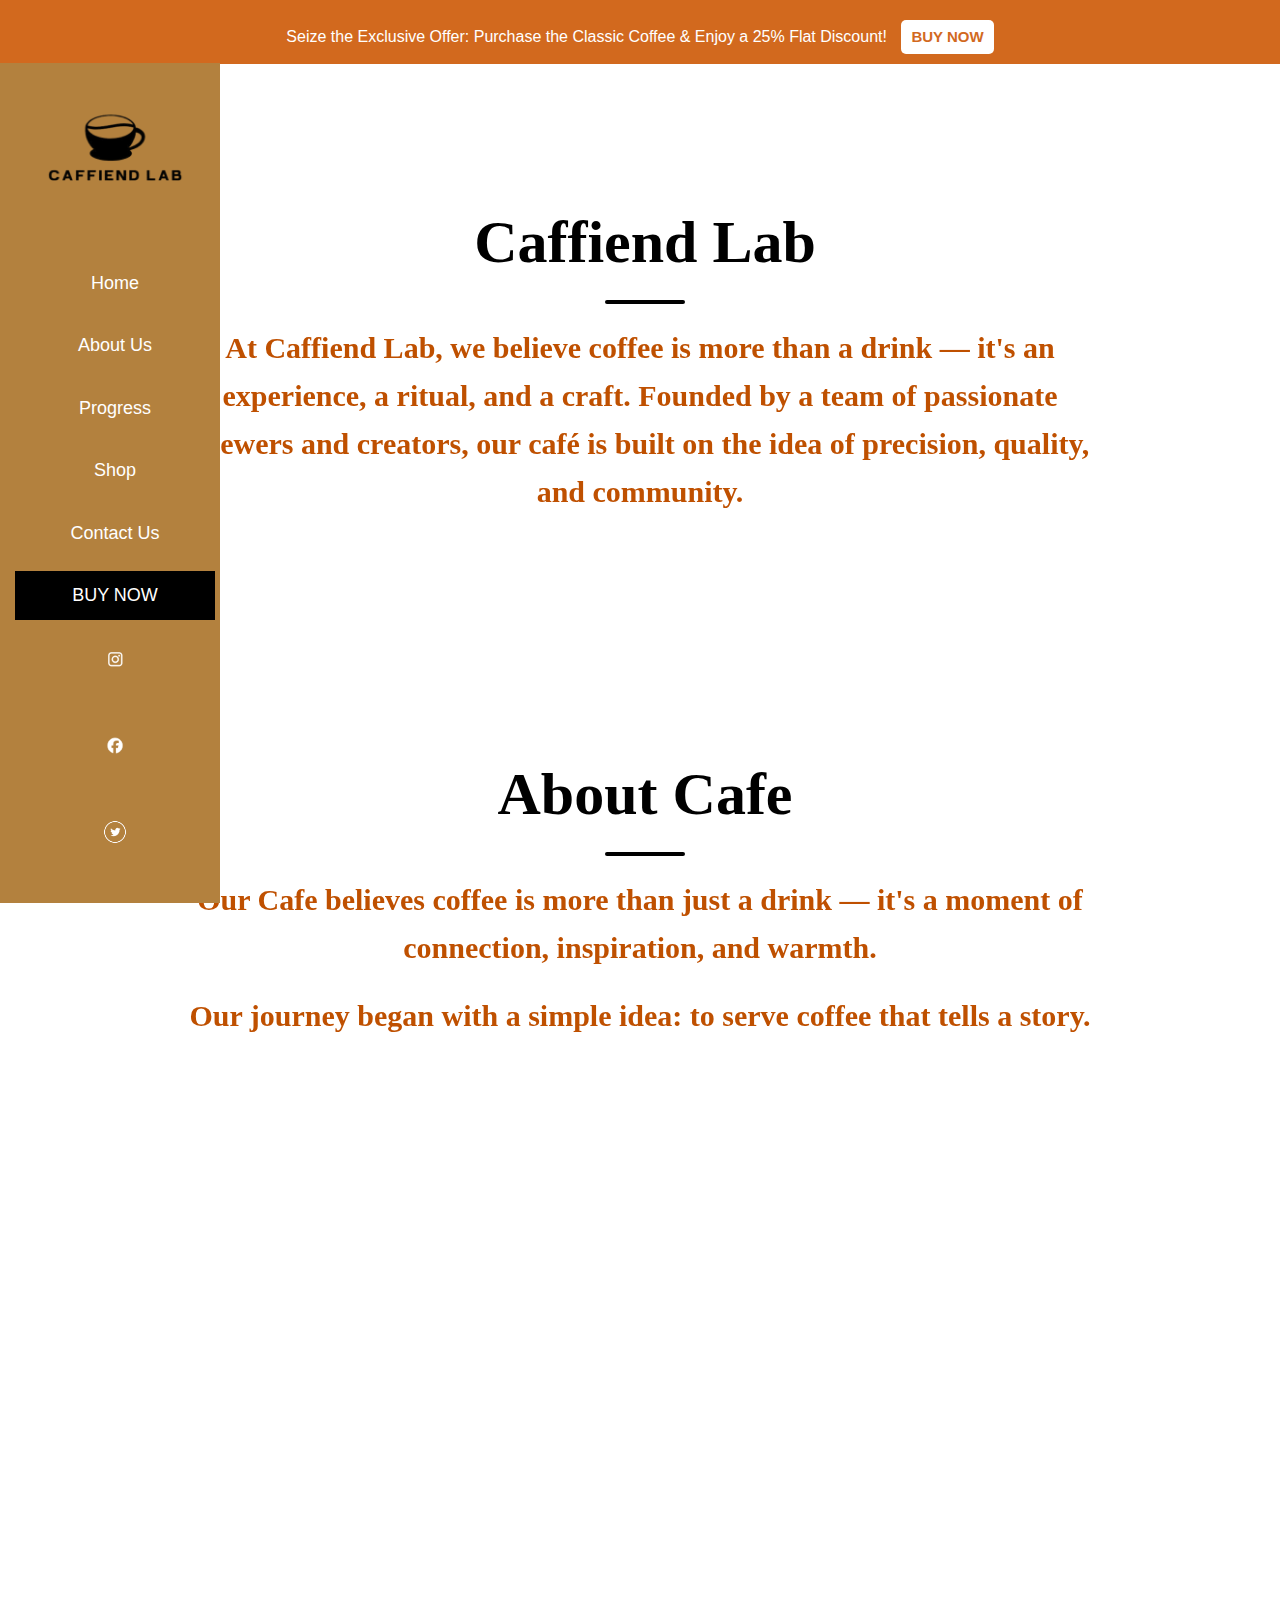
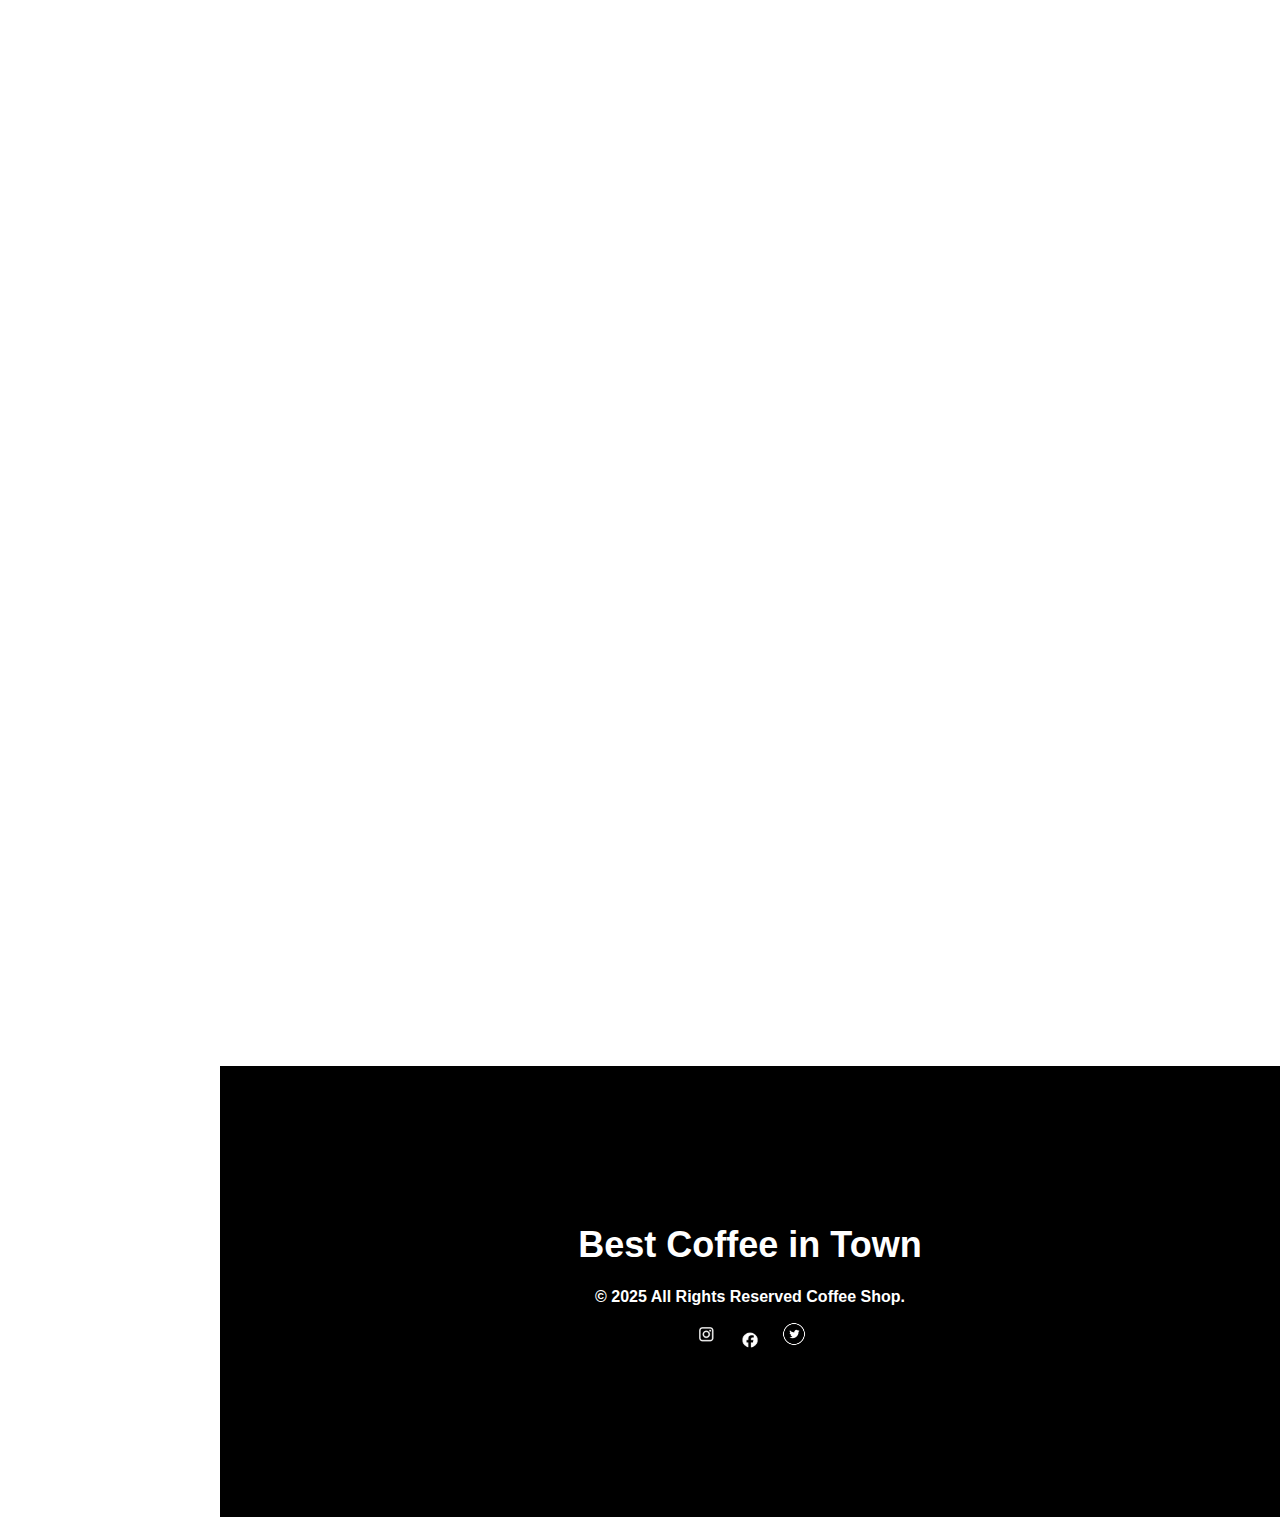
<file: AboutUs.html>
<!DOCTYPE html>
<html lang="en">
  <head>
    <meta charset="UTF-8" />
    <meta name="viewport" content="width=device-width, initial-scale=1.0" />
    <title>Caffiend Lab - About Us</title>
    <link rel="stylesheet" href="styles.css">
    <link rel="stylesheet" href="https://unpkg.com/aos@2.3.4/dist/aos.css" />
    <style>
      * {
        margin: 0;
        padding: 0;
        box-sizing: border-box;
      }

      body {
        font-family: Arial, Helvetica, sans-serif;
        line-height: 1.6;
        background: #fff;
        color: #333;
      }

      .header {
        background-color: chocolate;
        color: white;
        padding: 10px;
        text-align: center;
      }

      .header .btn {
        background: white;
        color: chocolate;
        padding: 5px 10px;
        margin-left: 10px;
        text-decoration: none;
        font-weight: bold;
        border-radius: 5px;
      }

      .navbar {
        display: flex;
        flex-wrap: wrap;
        align-items: center;
        justify-content: space-around;
        background:rgb(179, 129, 62);
        padding: 10px;
        margin-top: -10px;
      }

      .navbar a {
        text-decoration: none;
        margin: 5px;
        color: white;
       
      }

      .navbar img {
        max-width: 100%;
        height: auto;
      }

      .about-section {
        padding: 60px 20px;
      }

      .container {
        max-width: 1000px;
        margin: 0 auto;
        padding: 20px;
        text-align: center;
      }

      .section-title {
        font-size: 60px;
        margin-bottom: 20px;
        color: black;
        position: relative;
      }

      .section-title::after {
        content: "";
        width: 80px;
        height: 4px;
        background-color: black;
        display: block;
        margin: 10px auto;
        border-radius: 2px;
      }

      .about-text {
        font-size: 30px;
        margin: 20px 0;
        color: rgb(191, 80, 0);
        font-weight: bold;
        transition: 0.3s;
      }

      .about-text:hover {
        color: black;
        transform: translateY(-3px);
      }

      footer {
        background: #222;
        color: white;
        padding: 20px;
        text-align: center;
      }

      footer img {
        margin: 10px 5px;
      }

      @media (max-width: 768px) {
        .navbar {
          flex-direction: column;
        }

        .section-title {
          font-size: 2rem;
        }

        .about-text {
          font-size: 1rem;
        }

        .navbar img {
          width: 180px;
        }

        .header p {
          font-size: 0.9rem;
        }
      }

      @media (max-width: 480px) {
        .section-title {
          font-size: 1.7rem;
        }

        .about-text {
          font-size: 0.95rem;
        }

        .header p {
          font-size: 0.85rem;
        }
      }
    </style>
  </head>
  <body>
    <header class="header">
      <p>
        Seize the Exclusive Offer: Purchase the Classic Coffee & Enjoy a 25%
        Flat Discount!
        <a href="shop.html" class="btn">BUY NOW</a>
      </p>
    </header>

    <nav class="navbar">
      <img src="cafe123-removebg-preview.png" alt="Cafe Logo" width="250" />
      <a href="index.html">Home</a>
      <a href="AboutUs.html">About Us</a>
      <a href="progress.html">Progress</a>
      <a href="shop.html">Shop</a>
      <a href="Contact Us.html">Contact Us</a>
      <a href="shop.html" class="btn">BUY NOW</a>
      <a class="link1" href="https://www.instagram.com/"
        ><img src="insta-removebg-preview.png" width="30"
      /></a>
      <a class="link1" href="https://www.facebook.com/"
        ><img src="facebook-removebg-preview.png" width="30"
      /></a>
      <a class="link1" href="https://x.com/"
        ><img src="tw-removebg-preview.png" width="30"
      /></a>
    </nav>

    <!-- About Sections -->
    <section class="about-section" id="about">
      <div class="container" data-aos="fade-up">
        <h1 class="section-title">Caffiend Lab</h1>
        <p class="about-text">
          At Caffiend Lab, we believe coffee is more than a drink — it's an
          experience, a ritual, and a craft. Founded by a team of passionate
          brewers and creators, our café is built on the idea of precision,
          quality, and community.
        </p>
      </div>
    </section>

    <section class="about-section" id="about">
      <div class="container" data-aos="fade-up">
        <h2 class="section-title">About Cafe</h2>
        <p class="about-text">
          Our Cafe believes coffee is more than just a drink — it's a moment of
          connection, inspiration, and warmth.
        </p>
        <p class="about-text">
          Our journey began with a simple idea: to serve coffee that tells a
          story.
        </p>
      </div>
    </section>

    <section class="about-section" id="about">
      <div class="container" data-aos="fade-up">
        <h2 class="section-title">Testimonials</h2>
        <p class="about-text">
          ⭐️ “This café feels like home... It’s a little gem.” — Jessica M.
        </p>
        <p class="about-text">
          🌿 “You can taste the quality in every sip...” — Liam R.
        </p>
        <p class="about-text">
          ☕ “Great vibe, fast Wi-Fi, specialty brews.” — Samantha D.
        </p>
        <p class="about-text">
          🍰 “Croissants better than Paris. Heavenly.” — Thomas L.
        </p>
        <p class="about-text">
          🌇 “Live music, cozy lighting, chill and classy.” — Angela K.
        </p>
      </div>
    </section>

    <section class="about-section" id="about">
      <div class="container" data-aos="fade-up">
        <h2 class="section-title">Prospectus</h2>
        <p class="about-text">
          ☕ At [MRM CAFE], coffee is a ritual and reason to pause.
        </p>
        <p class="about-text">
          🌟 Founded in [Year], a space for people and great coffee.
        </p>
        <p class="about-text">
          🍞 Fresh meals, baked goods, vegan/gluten-free options.
        </p>
        <p class="about-text">
          🪑 Your neighborhood living room — with better coffee.
        </p>
        <p class="about-text">
          🎉 Live music, events, book clubs — community comes alive.
        </p>
        <p class="about-text">
          📍 DHA PHASE 8 | 🕒 MON-SUN 12AM–12PM | 📞 0321-732732 | 📩 mrmcafe@gmail.com
        </p>
      </div>
    </section>

    <footer class="footer">
      <h1>Best Coffee in Town</h1>
      <p>&copy; 2025 All Rights Reserved Coffee Shop.</p>
      <a href="https://www.instagram.com/"
        ><img src="insta-removebg-preview.png" width="30"
      /></a>
      <a href="https://www.facebook.com/"
        ><img src="facebook-removebg-preview.png" width="30"
      /></a>
      <a href="https://x.com/"
        ><img src="tw-removebg-preview.png" width="30"
      /></a>
    </footer>

    <script src="https://unpkg.com/aos@2.3.4/dist/aos.js"></script>
    <script>AOS.init();</script>
  </body>
</html>
</file>
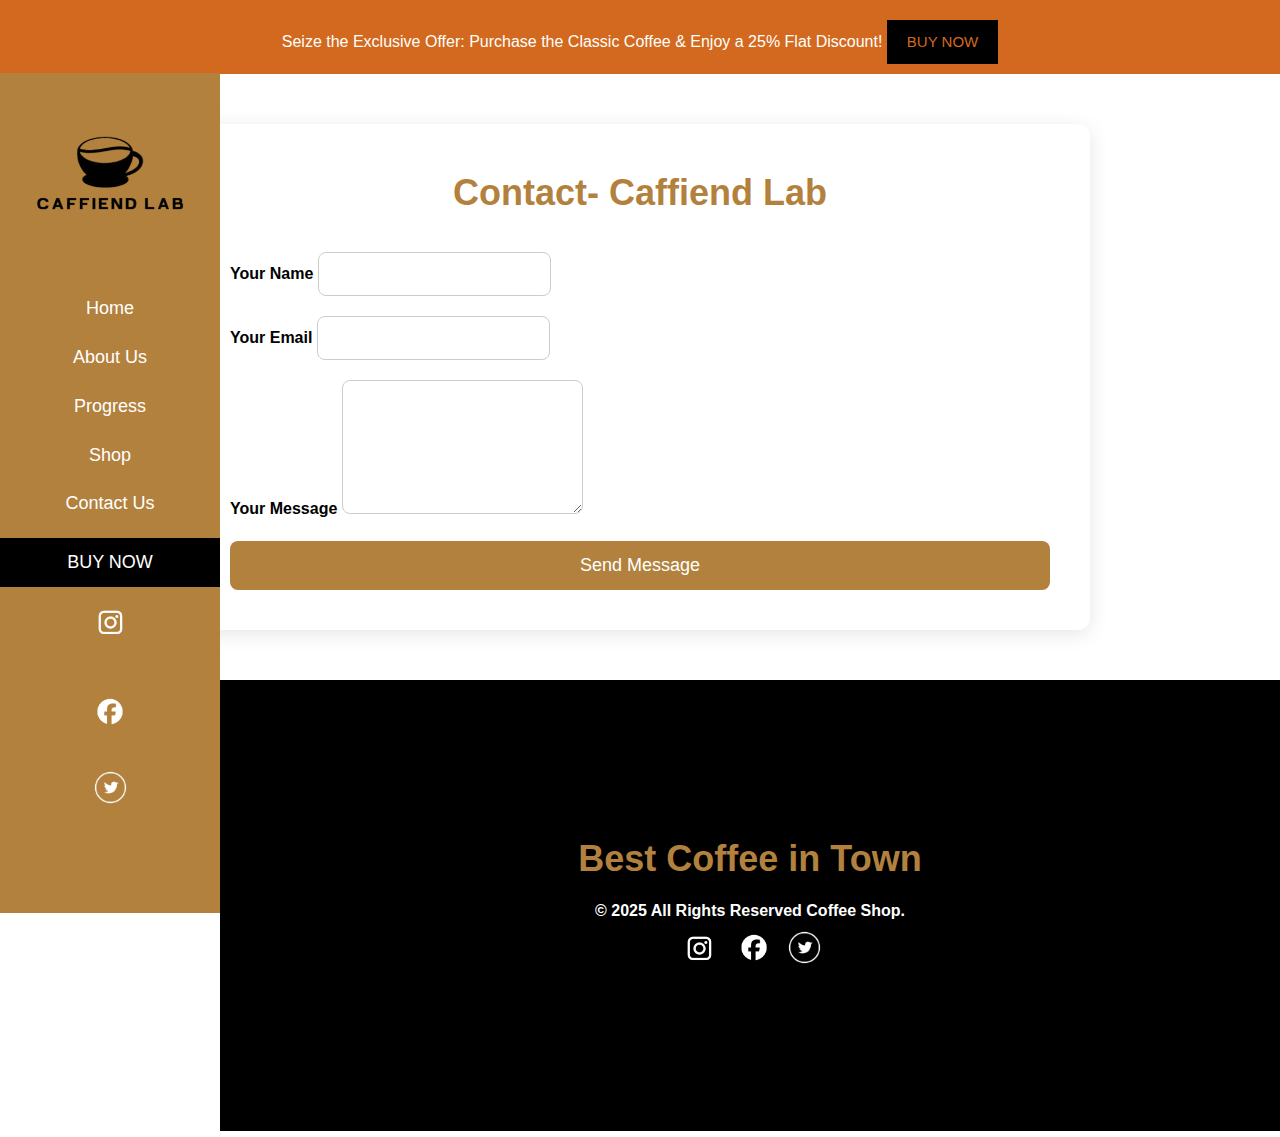
<file: Contact Us.html>
<!DOCTYPE html>
<html lang="en">
  <head>
    <meta charset="UTF-8" />
    <meta name="viewport" content="width=device-width, initial-scale=1.0" />
    <title>Document</title>
    <link rel="stylesheet" href="styles.css" />
    <style>
.contact-container {
      max-width: 900px;
      margin: 50px auto;
      background: #fff;
      padding: 40px;
      border-radius: 12px;
      box-shadow: 0 4px 20px rgba(0,0,0,0.1);
    }

    h1 {
      text-align: center;
      margin-bottom: 30px;
      font-size: 36px;
      color:  rgb(179, 129, 62)
    }

    form {
      display: flex;
      flex-direction: column;
      gap: 20px;
    }

    label {
      font-weight: 600;
    }

    input, textarea {
      padding: 12px;
      border: 1px solid #ccc;
      border-radius: 8px;
      font-size: 16px;
      resize: vertical;
    }

    button {
      background: rgb(179, 129, 62);
      color: #fff;
      padding: 14px;
      font-size: 18px;
      border: none;
      border-radius: 8px;
      cursor: pointer;
      transition: background 0.3s ease;
    }

    button:hover {
      background: #7d4b2f;
    }

    .success-message {
      display: none;
      color: green;
      text-align: center;
      margin-top: 20px;
      font-weight: 600;
    }

    @media (max-width: 600px) {
      .contact-container {
        padding: 20px;
      }

      h1 {
        font-size: 28px;
      }
    }
  </style>

    </style>
  </head>
  <body>
    <header class="header">
      <p>
        Seize the Exclusive Offer: Purchase the Classic Coffee & Enjoy a 25%
        Flat Discount!
        <a href="shop.html" class="btn">BUY NOW</a>
      </p>
    </header>
    <nav class="navbar">
      <img src="cafe123-removebg-preview.png" alt="Cafe Logo" width="250px" />
      <a href="index.html">Home</a>
      <a href="AboutUs.html">About Us</a>
      <a href="progress.html">Progress</a>
      <a href="shop.html">Shop</a>
      <a href="Contact Us.html">Contact Us</a>
      <a href="shop.html" class="btn">BUY NOW</a>
      <a class="link1" href="https://www.instagram.com/"
        ><img src="insta-removebg-preview.png" width="50px"
      /></a>
      <a
        class="link1"
        href="https://www.facebook.com/"
        ><img
          style="margin-bottom: 10px"
          src="facebook-removebg-preview.png"
          width="50px"
      /></a>
      <a class="link1" href="https://x.com/">
        <img
          style="margin-bottom: 4px"
          src="tw-removebg-preview.png"
          width="43px"
        />
      </a>
    </nav>
 <div class="contact-container">
    <h1>Contact- Caffiend Lab</h1>
    <form id="contactForm">
      <div>
        <label for="name">Your Name</label>
        <input type="text" id="name" required>
      </div>

      <div>
        <label for="email">Your Email</label>
        <input type="email" id="email" required>
      </div>

      <div>
        <label for="message">Your Message</label>
        <textarea id="message" rows="6" required></textarea>
      </div>

      <button type="submit">Send Message</button>
    </form>

    <div class="success-message" id="successMessage">
      Thank you for reaching out. We'll get back to you soon!
    </div>
  </div>

  <script>
    document.getElementById("contactForm").addEventListener("submit", function(e) {
      e.preventDefault();
      // Simple feedback
      document.getElementById("successMessage").style.display = "block";
      // Optionally clear form
      this.reset();
    });
  </script>

    <footer class="footer">
      <h1>Best Coffee in Town</h1>
      <p>&copy; 2025 All Rights Reserved Coffee Shop.</p>
      <a href="https://www.instagram.com/"
        ><img src="insta-removebg-preview.png" width="50px"
      /></a>
      <a href="https://www.facebook.com/"
        ><img
          style="margin-bottom: 10px"
          src="facebook-removebg-preview.png"
          width="50px"
      /></a>
      <a href="https://x.com/">
        <img
          style="margin-bottom: 4px"
          src="tw-removebg-preview.png"
          width="43px"
        />

      </a>
    </footer>


  </body>
</html>
</file>
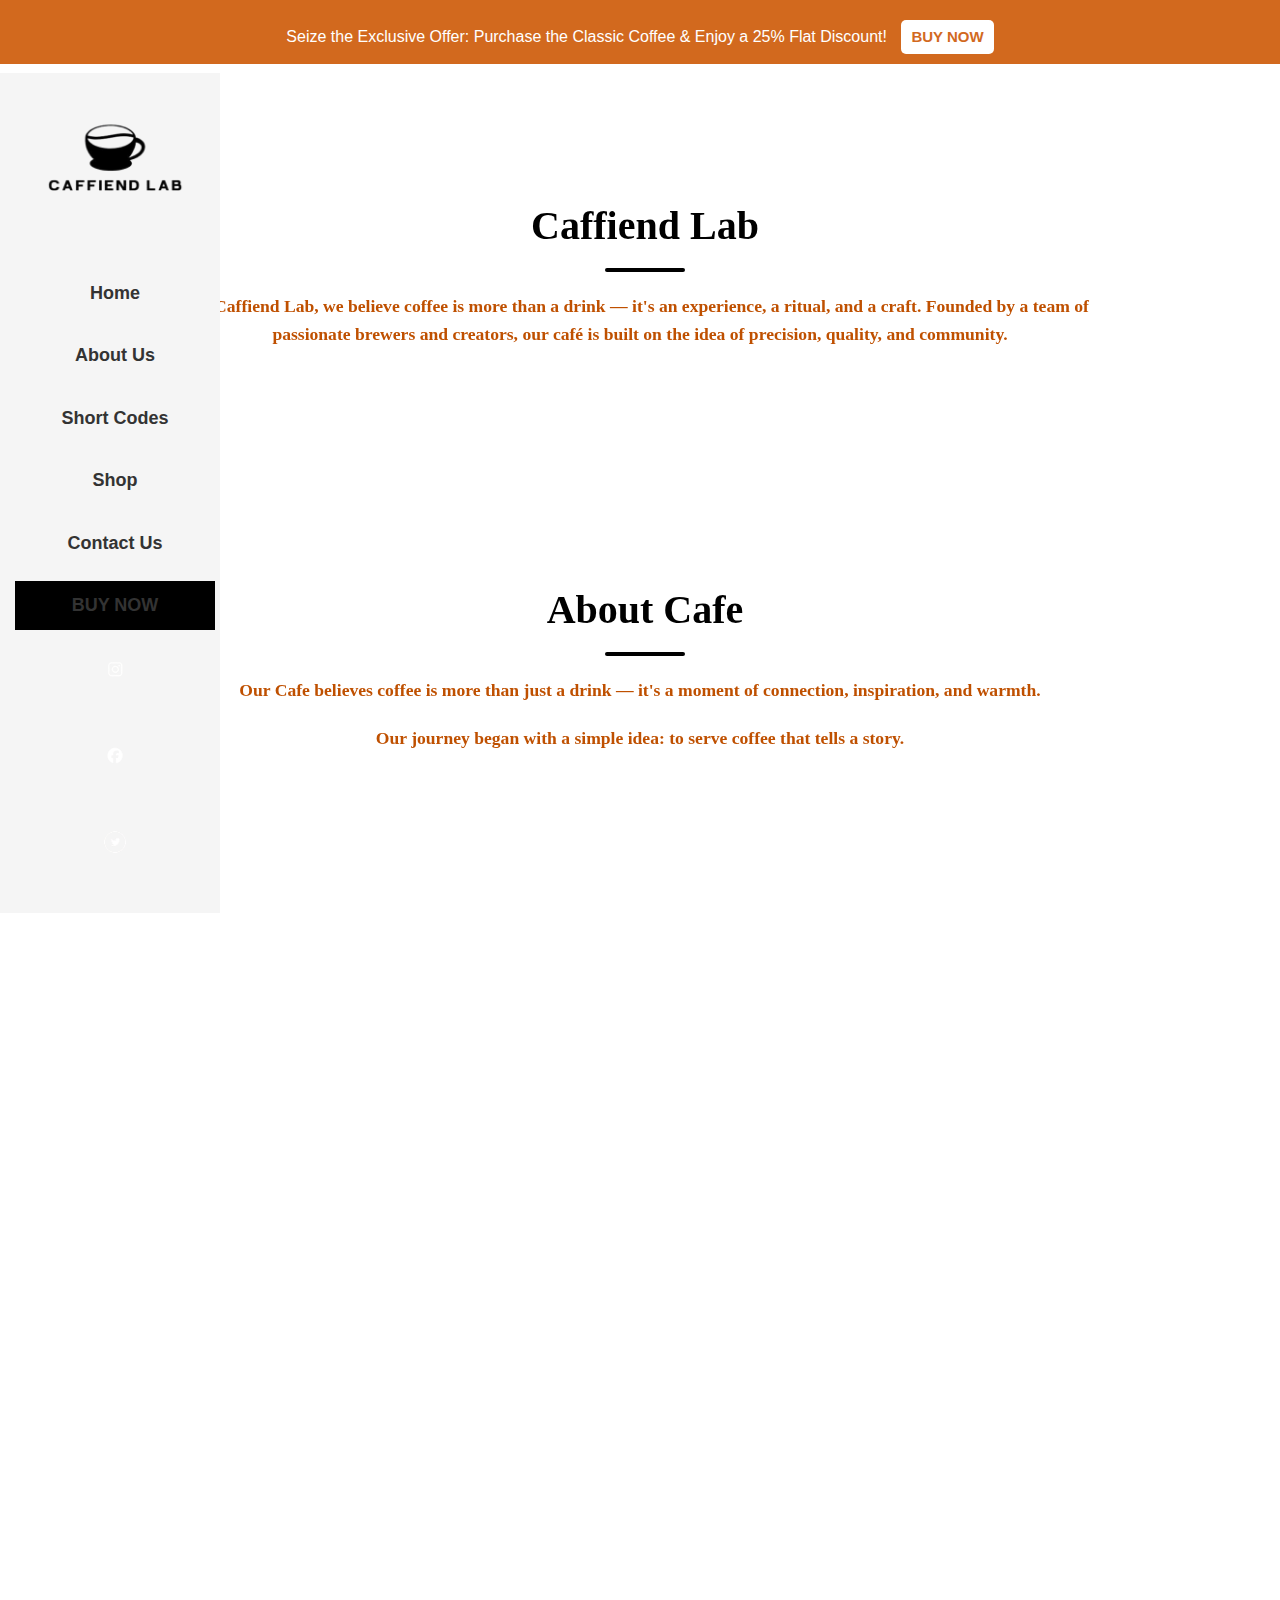
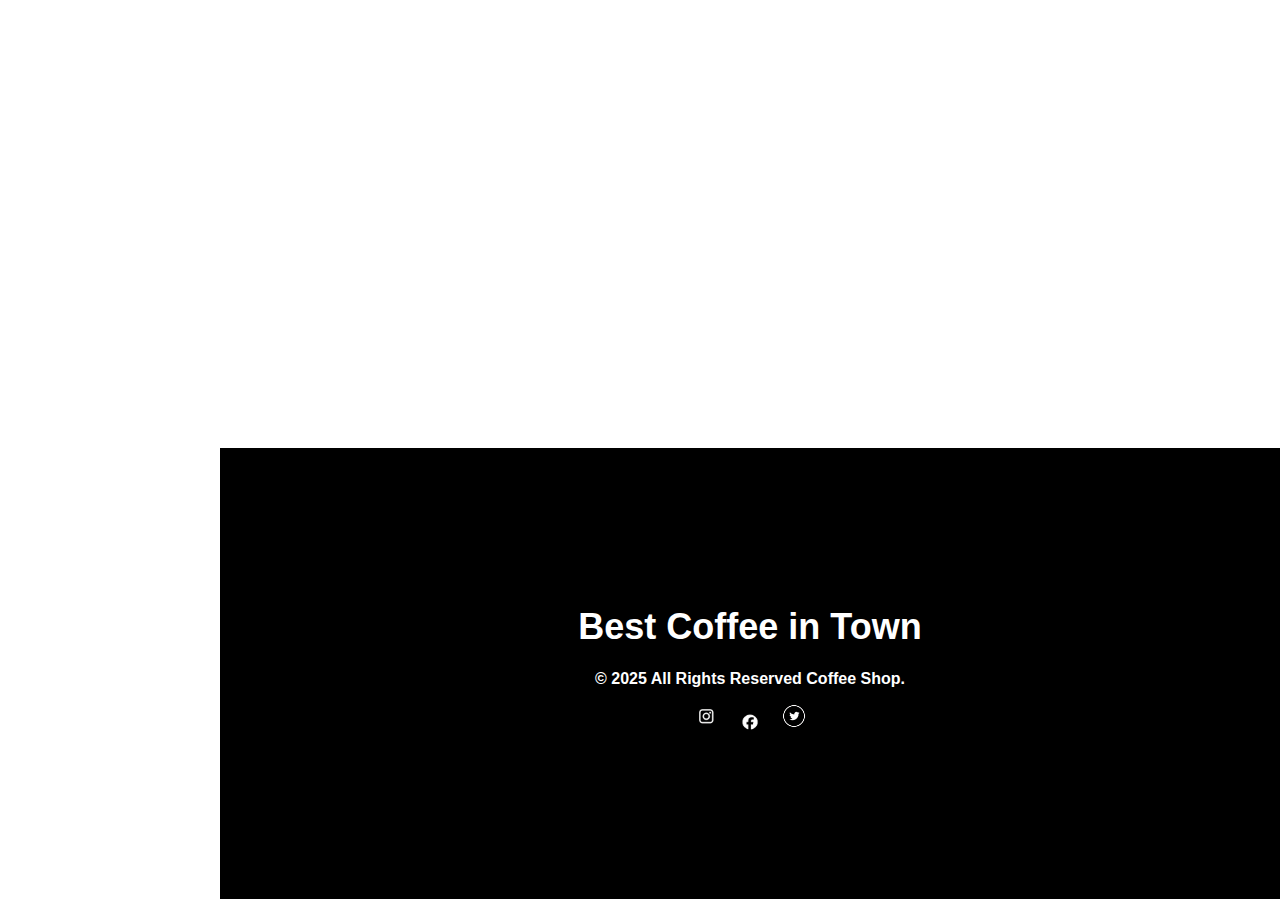
<file: ff.html>
<!DOCTYPE html>
<html lang="en">
  <head>
    <meta charset="UTF-8" />
    <meta name="viewport" content="width=device-width, initial-scale=1.0" />
    <title>Caffiend Lab - About Us</title>
    <link rel="stylesheet" href="styles.css">
    <link rel="stylesheet" href="https://unpkg.com/aos@2.3.4/dist/aos.css" />
    <style>
      * {
        margin: 0;
        padding: 0;
        box-sizing: border-box;
      }

      body {
        font-family: 'Poppins', sans-serif;
        line-height: 1.6;
        background: #fff;
        color: #333;
      }

      .header {
        background-color: chocolate;
        color: white;
        padding: 10px;
        text-align: center;
      }

      .header .btn {
        background: white;
        color: chocolate;
        padding: 5px 10px;
        margin-left: 10px;
        text-decoration: none;
        font-weight: bold;
        border-radius: 5px;
      }

      .navbar {
        display: flex;
        flex-wrap: wrap;
        align-items: center;
        justify-content: space-around;
        background: #f5f5f5;
        padding: 10px;
      }

      .navbar a {
        text-decoration: none;
        margin: 5px;
        color: #333;
        font-weight: 600;
      }

      .navbar img {
        max-width: 100%;
        height: auto;
      }

      .about-section {
        padding: 60px 20px;
      }

      .container {
        max-width: 1000px;
        margin: 0 auto;
        padding: 20px;
        text-align: center;
      }

      .section-title {
        font-size: 2.5rem;
        margin-bottom: 20px;
        color: black;
        position: relative;
      }

      .section-title::after {
        content: "";
        width: 80px;
        height: 4px;
        background-color: black;
        display: block;
        margin: 10px auto;
        border-radius: 2px;
      }

      .about-text {
        font-size: 1.1rem;
        margin: 20px 0;
        color: rgb(191, 80, 0);
        font-weight: bold;
        transition: 0.3s;
      }

      .about-text:hover {
        color: black;
        transform: translateY(-3px);
      }

      footer {
        background: #222;
        color: white;
        padding: 20px;
        text-align: center;
      }

      footer img {
        margin: 10px 5px;
      }

      @media (max-width: 768px) {
        .navbar {
          flex-direction: column;
        }

        .section-title {
          font-size: 2rem;
        }

        .about-text {
          font-size: 1rem;
        }

        .navbar img {
          width: 180px;
        }

        .header p {
          font-size: 0.9rem;
        }
      }

      @media (max-width: 480px) {
        .section-title {
          font-size: 1.7rem;
        }

        .about-text {
          font-size: 0.95rem;
        }

        .header p {
          font-size: 0.85rem;
        }
      }
    </style>
  </head>
  <body>
    <header class="header">
      <p>
        Seize the Exclusive Offer: Purchase the Classic Coffee & Enjoy a 25%
        Flat Discount!
        <a href="shop.html" class="btn">BUY NOW</a>
      </p>
    </header>

    <nav class="navbar">
      <img src="cafe123-removebg-preview.png" alt="Cafe Logo" width="250" />
      <a href="index.html">Home</a>
      <a href="AboutUs.html">About Us</a>
      <a href="Short Codes.html">Short Codes</a>
      <a href="shop.html">Shop</a>
      <a href="Contact Us.html">Contact Us</a>
      <a href="shop.html" class="btn">BUY NOW</a>
      <a class="link1" href="https://www.instagram.com/"
        ><img src="insta-removebg-preview.png" width="30"
      /></a>
      <a class="link1" href="https://www.facebook.com/"
        ><img src="facebook-removebg-preview.png" width="30"
      /></a>
      <a class="link1" href="https://x.com/"
        ><img src="tw-removebg-preview.png" width="30"
      /></a>
    </nav>

    <!-- About Sections -->
    <section class="about-section" id="about">
      <div class="container" data-aos="fade-up">
        <h1 class="section-title">Caffiend Lab</h1>
        <p class="about-text">
          At Caffiend Lab, we believe coffee is more than a drink — it's an
          experience, a ritual, and a craft. Founded by a team of passionate
          brewers and creators, our café is built on the idea of precision,
          quality, and community.
        </p>
      </div>
    </section>

    <section class="about-section" id="about">
      <div class="container" data-aos="fade-up">
        <h2 class="section-title">About Cafe</h2>
        <p class="about-text">
          Our Cafe believes coffee is more than just a drink — it's a moment of
          connection, inspiration, and warmth.
        </p>
        <p class="about-text">
          Our journey began with a simple idea: to serve coffee that tells a
          story.
        </p>
      </div>
    </section>

    <section class="about-section" id="about">
      <div class="container" data-aos="fade-up">
        <h2 class="section-title">Testimonials</h2>
        <p class="about-text">
          ⭐️ “This café feels like home... It’s a little gem.” — Jessica M.
        </p>
        <p class="about-text">
          🌿 “You can taste the quality in every sip...” — Liam R.
        </p>
        <p class="about-text">
          ☕ “Great vibe, fast Wi-Fi, specialty brews.” — Samantha D.
        </p>
        <p class="about-text">
          🍰 “Croissants better than Paris. Heavenly.” — Thomas L.
        </p>
        <p class="about-text">
          🌇 “Live music, cozy lighting, chill and classy.” — Angela K.
        </p>
      </div>
    </section>

    <section class="about-section" id="about">
      <div class="container" data-aos="fade-up">
        <h2 class="section-title">Prospectus</h2>
        <p class="about-text">
          ☕ At [MRM CAFE], coffee is a ritual and reason to pause.
        </p>
        <p class="about-text">
          🌟 Founded in [Year], a space for people and great coffee.
        </p>
        <p class="about-text">
          🍞 Fresh meals, baked goods, vegan/gluten-free options.
        </p>
        <p class="about-text">
          🪑 Your neighborhood living room — with better coffee.
        </p>
        <p class="about-text">
          🎉 Live music, events, book clubs — community comes alive.
        </p>
        <p class="about-text">
          📍 DHA PHASE 8 | 🕒 MON-SUN 12AM–12PM | 📞 0321-732732 | 📩 mrmcafe@gmail.com
        </p>
      </div>
    </section>

    <footer class="footer">
      <h1>Best Coffee in Town</h1>
      <p>&copy; 2025 All Rights Reserved Coffee Shop.</p>
      <a href="https://www.instagram.com/"
        ><img src="insta-removebg-preview.png" width="30"
      /></a>
      <a href="https://www.facebook.com/"
        ><img src="facebook-removebg-preview.png" width="30"
      /></a>
      <a href="https://x.com/"
        ><img src="tw-removebg-preview.png" width="30"
      /></a>
    </footer>

    <script src="https://unpkg.com/aos@2.3.4/dist/aos.js"></script>
    <script>AOS.init();</script>
  </body>
</html>
</file>
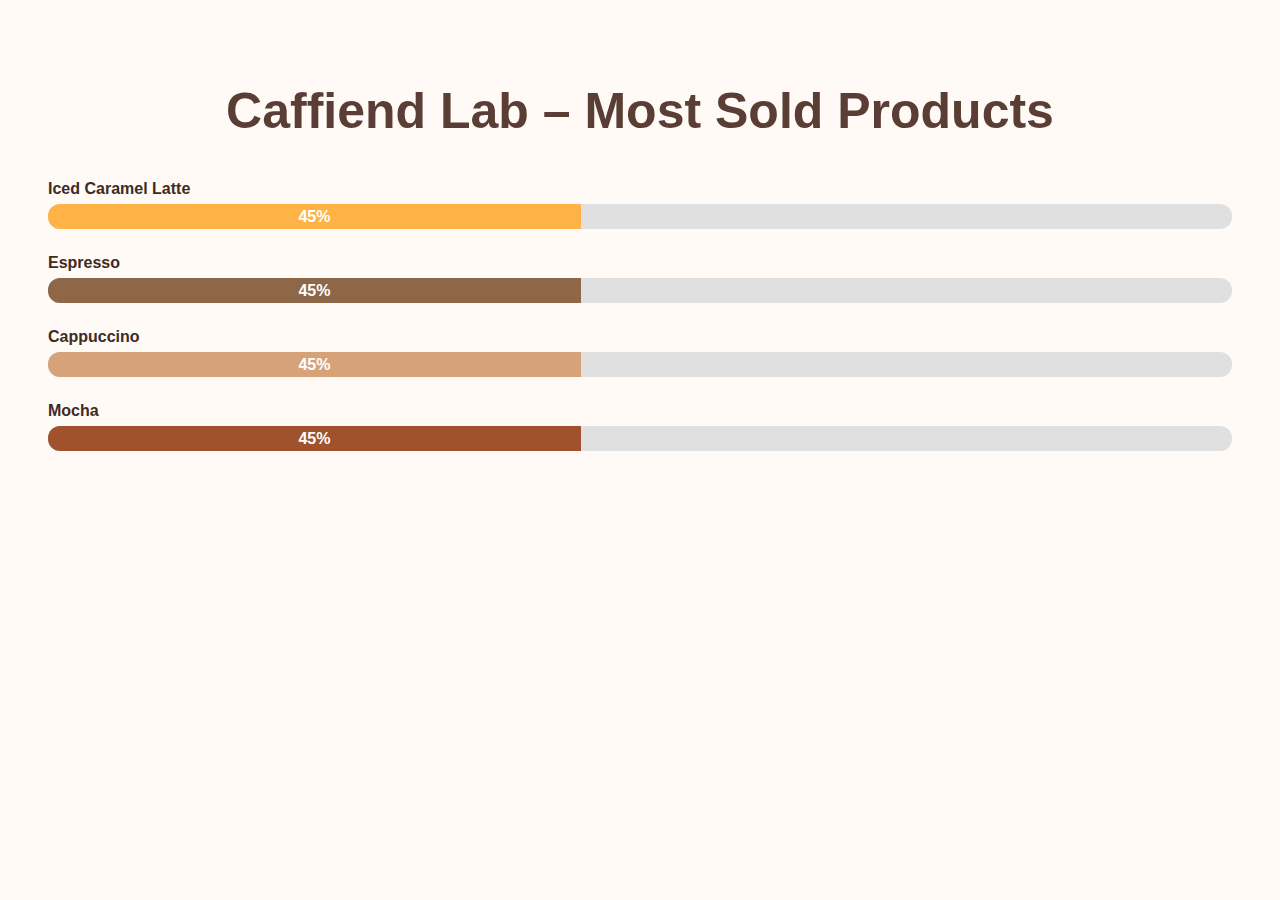
<file: progress.html>
<!DOCTYPE html>
<html lang="en">
<head>
  <meta charset="UTF-8">
  <title>MRM Cafe - Top Products</title>
  <style>
    body {
      font-family: 'Segoe UI', sans-serif;
      background-color: #fffaf5;
      padding: 40px;
      color: #3e2c23;
    }

    h1 {
      text-align: center;
      margin-bottom: 40px;
      color: #5a3e36;
      font-size: 50px;
    }

    .product {
      margin-bottom: 25px;
    }

    .label {
      font-weight: bold;
      margin-bottom: 6px;
    }

    .progress-container {
      background-color: #e0e0e0;
      border-radius: 12px;
      overflow: hidden;
      height: 25px;
    }

    .progress-bar {
      height: 100%;
      line-height: 25px;
      color: white;
      text-align: center;
      font-weight: 600;
      transition: width 1.2s ease;
    }

    .latte { background-color: #ffb347; }
    .espresso { background-color: #8d6748; }
    .cappuccino { background-color: #d6a27a; }
    .mocha { background-color: #a0522d; }
  </style>
</head>
<body>

  <h1>Caffiend Lab – Most Sold Products</h1>

  <div class="product">
    <div class="label">Iced Caramel Latte</div>
    <div class="progress-container">
      <div class="progress-bar latte" id="latteBar">0%</div>
    </div>
  </div>

  <div class="product">
    <div class="label">Espresso</div>
    <div class="progress-container">
      <div class="progress-bar espresso" id="espressoBar">0%</div>
    </div>
  </div>

  <div class="product">
    <div class="label">Cappuccino</div>
    <div class="progress-container">
      <div class="progress-bar cappuccino" id="cappuccinoBar">0%</div>
    </div>
  </div>

  <div class="product">
    <div class="label">Mocha</div>
    <div class="progress-container">
      <div class="progress-bar mocha" id="mochaBar">0%</div>
    </div>
  </div>

  <script>
    function animateBar(id, value) {
      const bar = document.getElementById(id);
      let width = 0;
      const interval = setInterval(() => {
        if (width >= value) {
          clearInterval(interval);
        } else {
          width++;
          bar.style.width = width + "%";
          bar.textContent = width + "%";
        }
      }, 15);
    }

    animateBar("latteBar", 78);       // Iced Caramel Latte
    animateBar("espressoBar", 65);    // Espresso
    animateBar("cappuccinoBar", 54);  // Cappuccino
    animateBar("mochaBar", 48);       // Mocha
  </script>

</body>
</html>
</file>
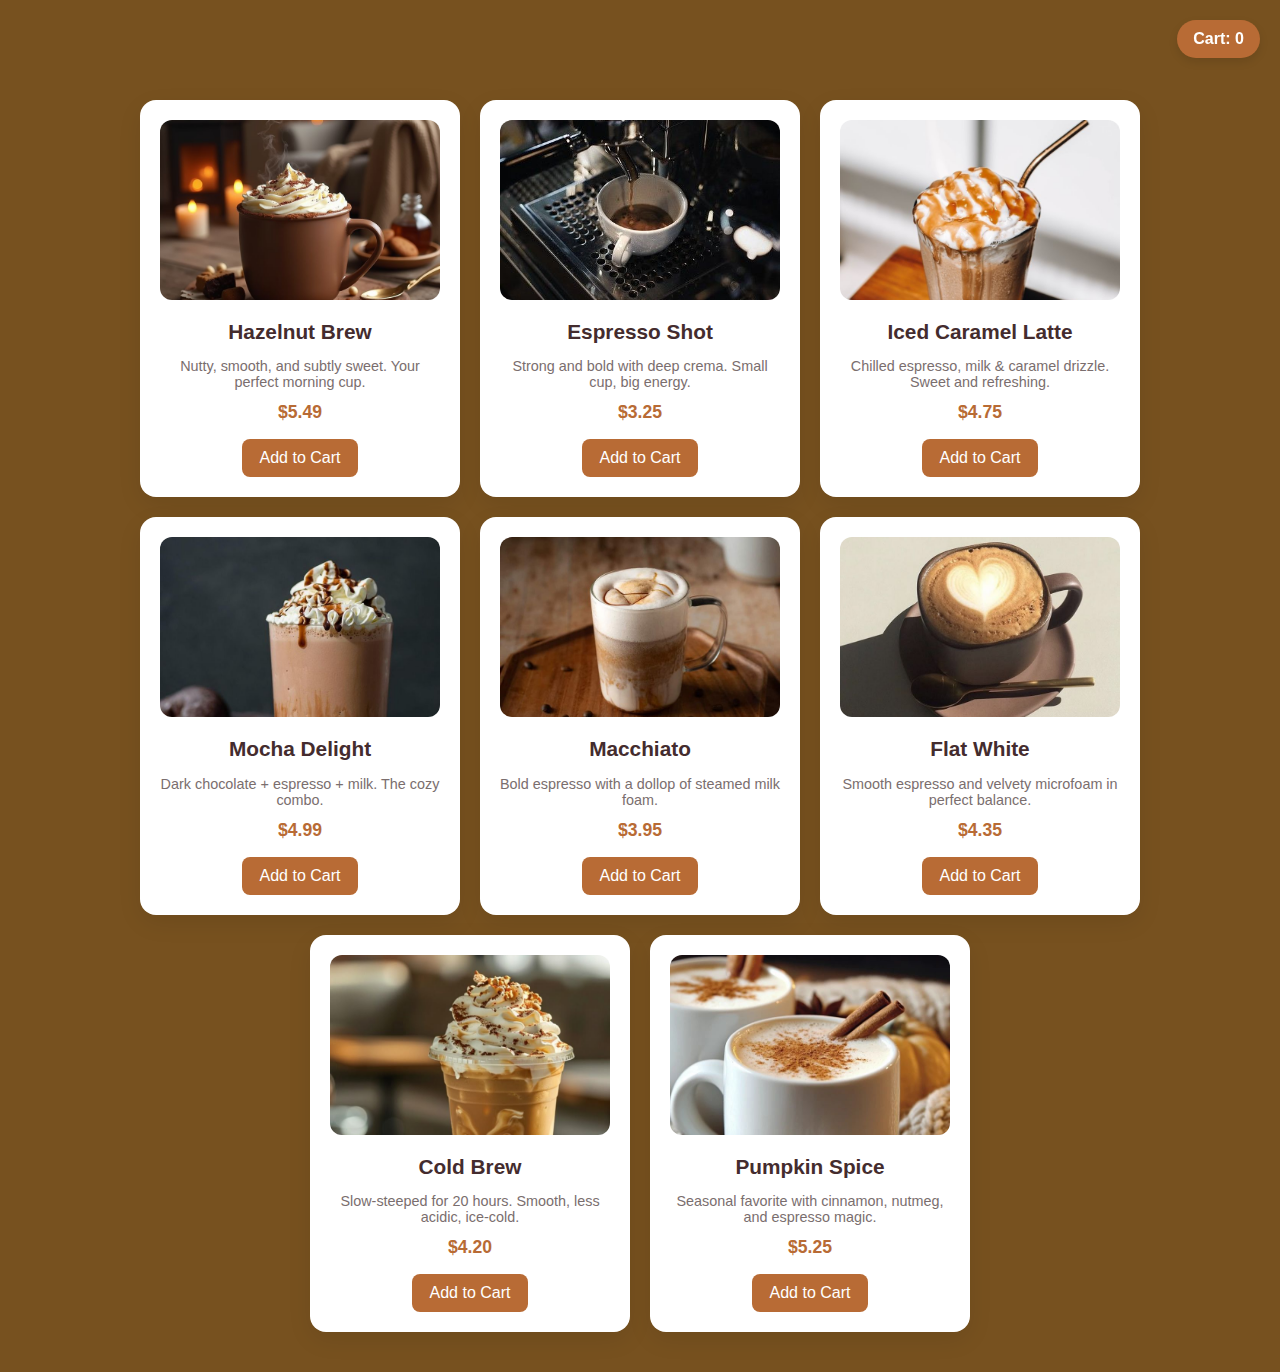
<file: shop.html>
<!DOCTYPE html>
<html lang="en">
  <head>
    <meta charset="UTF-8" />
    <meta name="viewport" content="width=device-width, initial-scale=1.0" />
    <title>Café Menu</title>
    <style>
      body {
        background-color: rgb(119, 81, 31);
        font-family: "Segoe UI", sans-serif;
        margin: 0;
        padding: 40px 20px;
      }

      .header {
        position: fixed;
        top: 20px;
        right: 20px;
        background-color: #b86b35;
        color: white;
        padding: 10px 16px;
        border-radius: 999px;
        font-weight: bold;
        z-index: 999;
        box-shadow: 0 4px 10px rgba(0, 0, 0, 0.1);
      }

      .container {
        display: flex;
        flex-wrap: wrap;
        justify-content: center;
        gap: 20px;
        margin-top: 60px;
      }

      .product-card {
        background: #fff;
        border-radius: 16px;
        box-shadow: 0 8px 24px rgba(0, 0, 0, 0.08);
        max-width: 280px;
        padding: 20px;
        text-align: center;
        transition: transform 0.3s ease;
      }

      .product-card:hover {
        transform: translateY(-5px);
      }

      .product-card img {
        width: 100%;
        height: 180px;
        object-fit: cover;
        border-radius: 12px;
        margin-bottom: 16px;
      }

      .product-card h2 {
        font-size: 1.3rem;
        margin: 0 0 8px;
        color: #442c2e;
      }

      .product-card p {
        font-size: 0.9rem;
        color: #7a6e6e;
        margin-bottom: 12px;
      }

      .price {
        font-weight: bold;
        color: #b86b35;
        font-size: 1.1rem;
        margin-bottom: 16px;
      }

      .add-to-cart-btn {
        background-color: #b86b35;
        color: #fff;
        border: none;
        padding: 10px 18px;
        font-size: 1rem;
        border-radius: 8px;
        cursor: pointer;
        transition: background-color 0.3s ease;
      }

      .add-to-cart-btn:hover {
        background-color: #9d5525;
      }

      @media (max-width: 768px) {
        .container {
          flex-direction: column;
          align-items: center;
        }
      }
    </style>
  </head>
  <body>
    <div class="header">Cart: <span id="cartCount">0</span></div>

    <div class="container">
      <!-- Card 1 -->
      <div class="product-card">
        <img src="coffee2.jpg" alt="Coffee" />
        <h2>Hazelnut Brew</h2>
        <p>Nutty, smooth, and subtly sweet. Your perfect morning cup.</p>
        <div class="price">$5.49</div>
        <button class="add-to-cart-btn">Add to Cart</button>
      </div>

      <!-- Card 2 -->
      <div class="product-card">
        <img src="coffee1.jpg" alt="Coffee" />
        <h2>Espresso Shot</h2>
        <p>Strong and bold with deep crema. Small cup, big energy.</p>
        <div class="price">$3.25</div>
        <button class="add-to-cart-btn">Add to Cart</button>
      </div>

      <!-- Card 3 -->
      <div class="product-card">
        <img src="coffee3.jpg" alt="Coffee" />
        <h2>Iced Caramel Latte</h2>
        <p>Chilled espresso, milk & caramel drizzle. Sweet and refreshing.</p>
        <div class="price">$4.75</div>
        <button class="add-to-cart-btn">Add to Cart</button>
      </div>

      <!-- Card 4 -->
      <div class="product-card">
        <img src="coffee4.jpg" alt="Coffee" />
        <h2>Mocha Delight</h2>
        <p>Dark chocolate + espresso + milk. The cozy combo.</p>
        <div class="price">$4.99</div>
        <button class="add-to-cart-btn">Add to Cart</button>
      </div>

      <!-- Card 5 -->
      <div class="product-card">
        <img src="coffee5.jpg" alt="Coffee" />
        <h2>Macchiato</h2>
        <p>Bold espresso with a dollop of steamed milk foam.</p>
        <div class="price">$3.95</div>
        <button class="add-to-cart-btn">Add to Cart</button>
      </div>

      <!-- Card 6 -->
      <div class="product-card">
        <img src="coffee6 (2).jpg" alt="Coffee" />
        <h2>Flat White</h2>
        <p>Smooth espresso and velvety microfoam in perfect balance.</p>
        <div class="price">$4.35</div>
        <button class="add-to-cart-btn">Add to Cart</button>
      </div>

      <!-- Card 7 -->
      <div class="product-card">
        <img src="coffee7.jpg" alt="Coffee" />
        <h2>Cold Brew</h2>
        <p>Slow-steeped for 20 hours. Smooth, less acidic, ice-cold.</p>
        <div class="price">$4.20</div>
        <button class="add-to-cart-btn">Add to Cart</button>
      </div>

      <!-- Card 8 -->
      <div class="product-card">
        <img src="coffee8.jpg" alt="Coffee" />
        <h2>Pumpkin Spice</h2>
        <p>Seasonal favorite with cinnamon, nutmeg, and espresso magic.</p>
        <div class="price">$5.25</div>
        <button class="add-to-cart-btn">Add to Cart</button>
      </div>
    </div>

    <script>
      let cartCount = 0;
      const cartDisplay = document.getElementById("cartCount");
      const buttons = document.querySelectorAll(".add-to-cart-btn");

      buttons.forEach((button) => {
        button.addEventListener("click", () => {
          cartCount++;
          cartDisplay.textContent = cartCount;
        });
      });
    </script>
  </body>
</html>
</file>
<file: styles.css>
* {
  margin: 0;
  padding: 0;
  box-sizing: border-box;
  text-decoration: none;
}

body {
  font-family: Arial, Helvetica, sans-serif;
  line-height: 1.6;
}

.header {
  background-color: chocolate;
  color: white;
  padding: 10px;
  text-align: center;
}

.btn {
  display: inline-block;
  background-color: black;
  color: chocolate;
  padding: 10px 20px;
  margin-top: 10px;
  font-size: 15px;
  transition: color 0.3s ease;
}

.btn:hover {
  color: white;
}

.navbar {
  position: fixed;
  top: 73px;
  left: 0;
  width: 220px;
  background-color: rgb(179, 129, 62);
  display: flex;
  flex-direction: column;
  align-items: center;
  padding: 20px 0;
  height: calc(100% - 60px);
  z-index: 1000;
}

.navbar img {
  margin-bottom: 20px;
  max-width: 100%;
  height: auto;
}

.navbar a {
  color: white;
  font-size: 18px;
  padding: 10px;
  width: 100%;
  text-align: center;
  transition: background-color 0.3s;
}

.navbar a:hover {
  background-color: chocolate;
  border: 2px solid black;
}

.link1 img:hover {
  color: black;
  border: 3px solid black;
  border-radius: 40px;
}

.slider {
  margin-left: 220px;
  margin-top: 0px;
  overflow: hidden;
  border: 4px solid #fff;
  border-radius: 10px;
  max-width: calc(100% - 240px);
}

.slides {
  display: flex;
  transition: transform 1s ease;
  width: 300%;
}

.slide {
  min-width: 100%;
  height: 500px;
}

.slide img {
  width: 50%;
  height: 100%;
  object-fit: cover;
}

.para1 {
  margin-left: 220px;
  margin-top: 20px;
  padding: 20px;
  background-color: bisque;
  color: chocolate;
  font-size: 24px;
  text-align: center;
}

.footer {
  background-color: black;
  color: white;
  text-align: center;
  padding: 150px 20px;
  margin-left: 220px;
  margin-top: 40px;
}

.footer h1 {
  font-size: 36px;
  margin-bottom: 10px;
}

.footer p {
  font-weight: bold;
}
/* Hover-like effect */
.auto-hover-scroll.hovered {
  transform: scale(1.1);
  box-shadow: 0 10px 30px rgba(0, 0, 0, 0.4);
}

.container {
  max-width: 800px;
  margin: 0 auto;
  text-align: center;
}

.section-title {
  font-size: 80px;
  margin-bottom: 30px;
  color: black;
  position: relative;
  margin-left: 10px;
  font-family: poppins;
}

.section-title::after {
  content: "";
  width: 250px;
  height: 4px;
  background-color: black;
  display: block;
  margin: 10px auto;
  border-radius: 2px;
}

.about-text {
  font-size: 25px;
  margin: 20px 0;
  transition: color 0.3s ease, transform 0.3s ease;
  cursor: default;
  margin-left: 10px;
  color: black;
  font-weight: bold;
  font-family: "poppins";
}

.about-text:hover {
  color: rgb(255, 108, 3);
  transform: translateY(-3px);
}

.abouta {
  text-decoration: none;
  color: black;
}
.abouta:hover {
  color: chocolate;
}

.card-grid {
  display: grid;
  grid-template-columns: repeat(auto-fit, minmax(280px, 1fr));
  gap: 30px;
  padding: 0 20px;
  margin: 50px auto;
  max-width: 1200px;
}

.about-section {
  padding: 60px 20px;
  margin: 50px auto;
  max-width: 1000px;
}

.card {
  background: #fff;
  border-radius: 16px;
  box-shadow: 0 6px 15px rgba(0, 0, 0, 0.06);
  overflow: hidden;
  opacity: 0;
  transform: translateY(40px) scale(1);
  transition: all 0.6s ease;
}

.card img {
  width: 100%;
  height: 180px;
  object-fit: cover;
}

.card-content {
  padding: 20px;
}

.card h3 {
  margin: 0 0 10px;
  font-size: 1.2rem;
}

.card p {
  margin: 0;
  font-size: 0.95rem;
  color: #666;
}

/* Auto-hover effect on scroll */
.card.active {
  opacity: 1;
  transform: translateY(0) scale(1.05);
  box-shadow: 0 12px 28px rgba(0, 0, 0, 0.1);
}

@media (max-width: 768px) {
  .navbar {
    position: relative;
    width: 100%;
    flex-direction: row;
    flex-wrap: wrap;
    justify-content: center;
    height: auto;
  }

  .slider,
  .para1,
  .footer {
    margin-left: 0;
    max-width: 100%;
  }

  .slide {
    height: 300px;
  }

  .footer {
    padding: 40px 10px;
  }

  .footer h1 {
    font-size: 28px;
  }

  .footer p {
    font-size: 14px;
  }
}
@media (max-width: 768px) {
  .navbar {
    position: relative;
    width: 100%;
    flex-direction: row;
    flex-wrap: wrap;
    justify-content: center;
    height: auto;
  }

  .slider,
  .para1,
  .footer,
  .card-grid,
  .about-section {
    margin-left: 0;
    margin-right: 0;
    max-width: 100%;
  }

  .slide {
    height: 250px;
  }

  .footer {
    padding: 40px 10px;
  }

  .footer h1 {
    font-size: 28px;
  }

  .footer p {
    font-size: 14px;
  }

  .section-title {
    font-size: 36px;
  }

  .about-text {
    font-size: 18px;
  }
}
@media (max-width: 480px) {
  .card-content {
    padding: 15px;
  }

  .card h3 {
    font-size: 1rem;
  }

  .card p {
    font-size: 0.85rem;
  }
}
</file>
